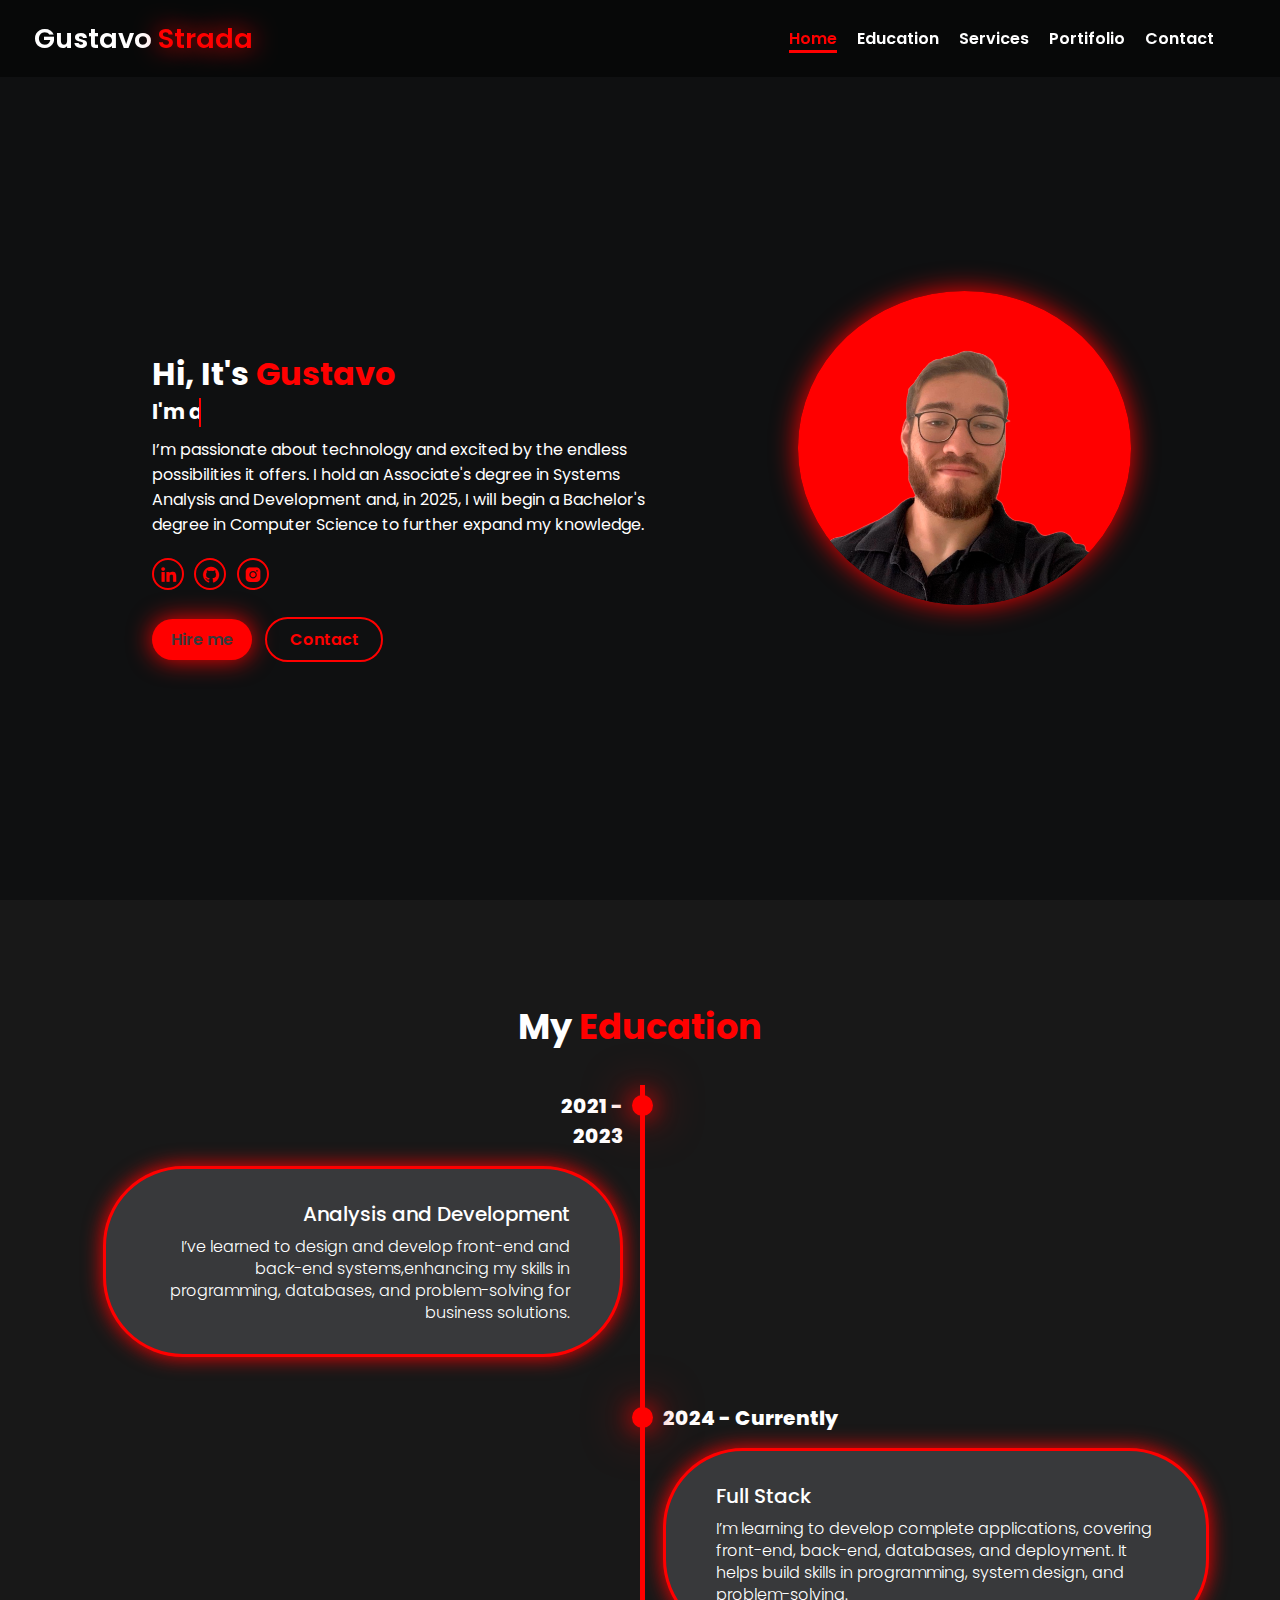
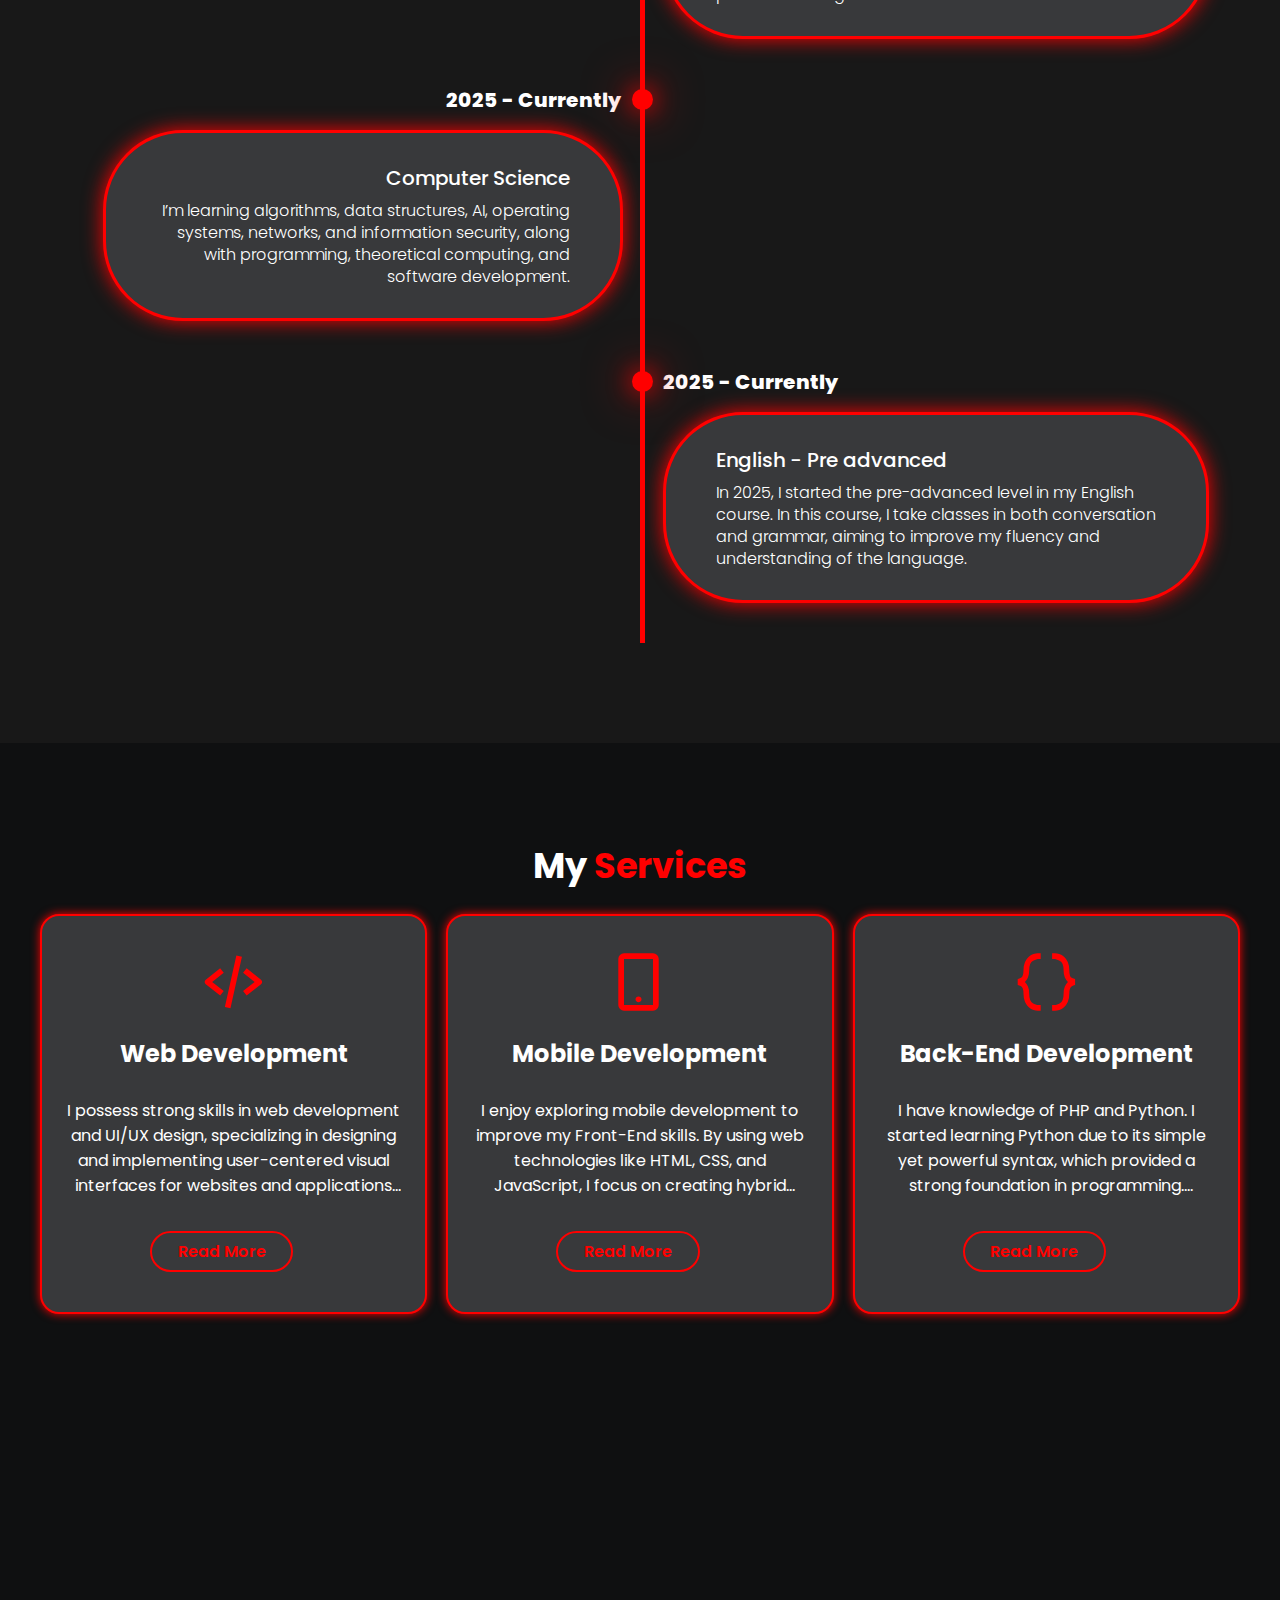
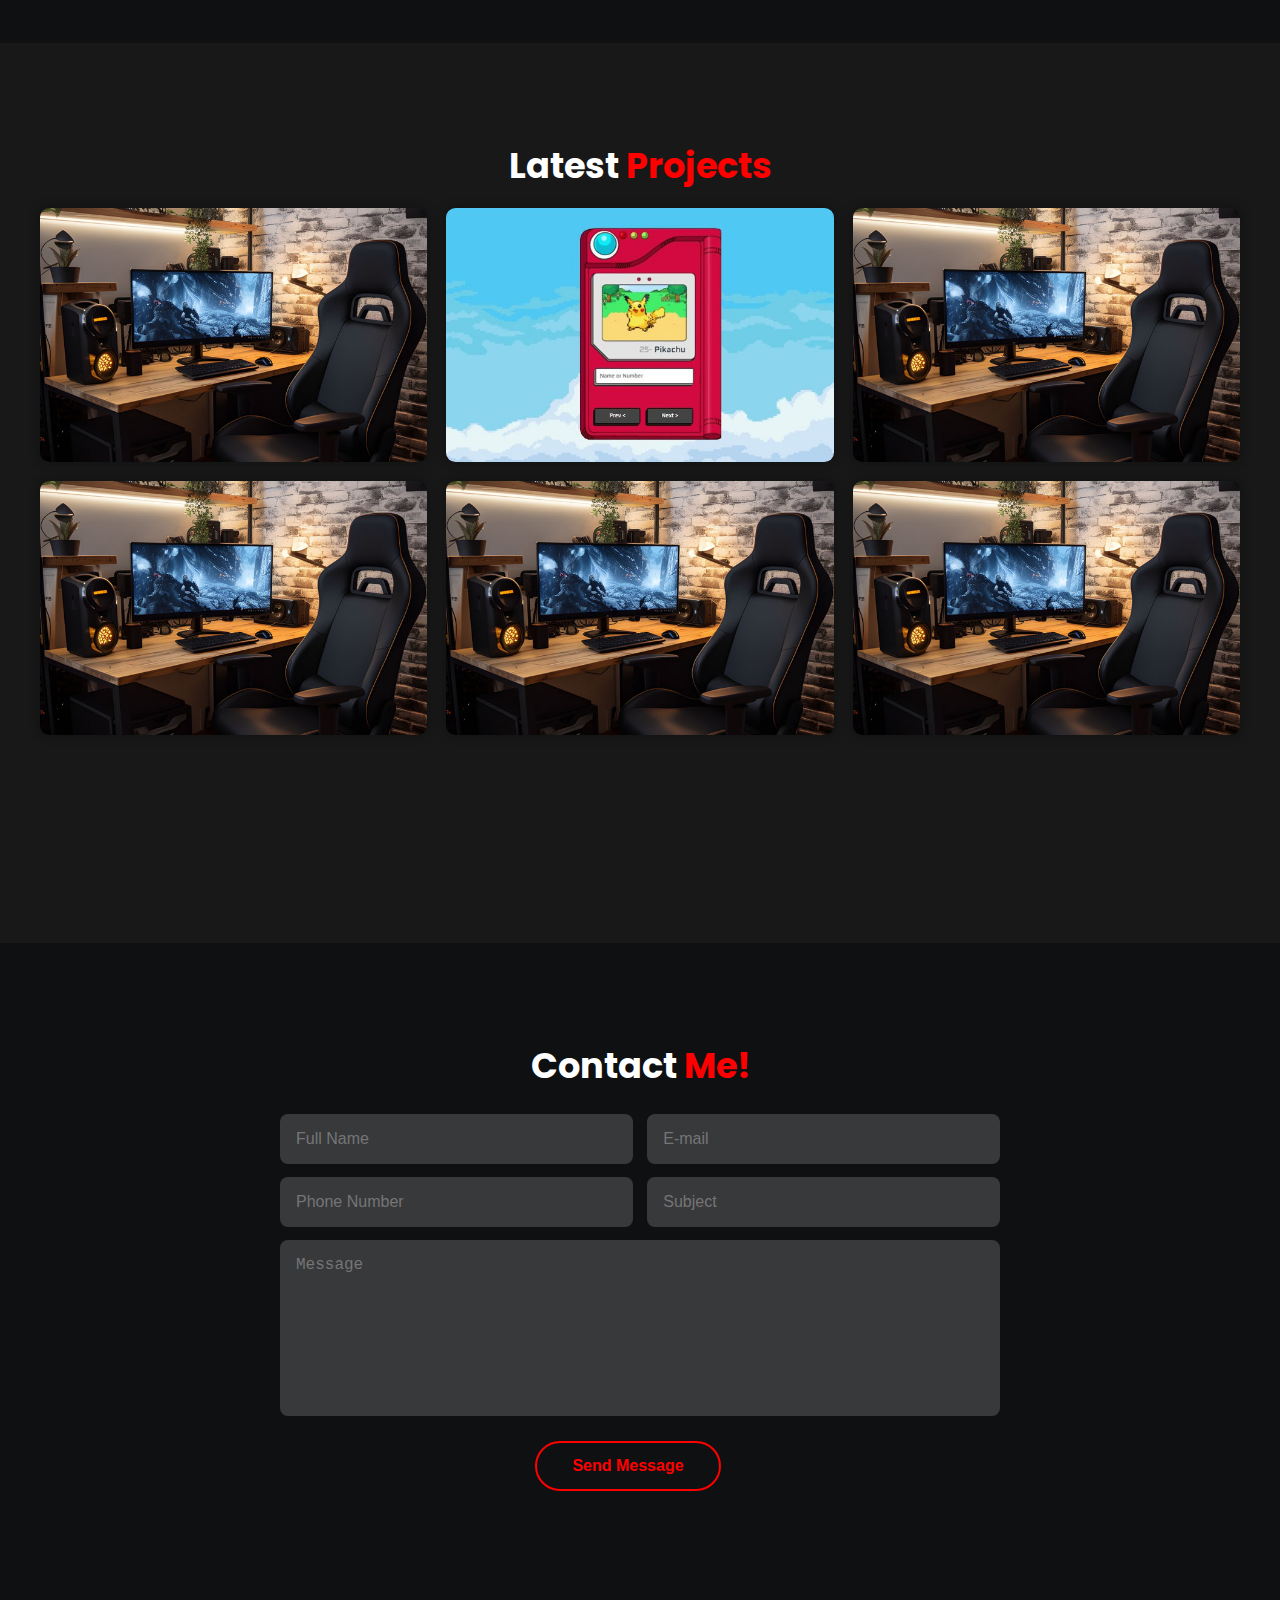
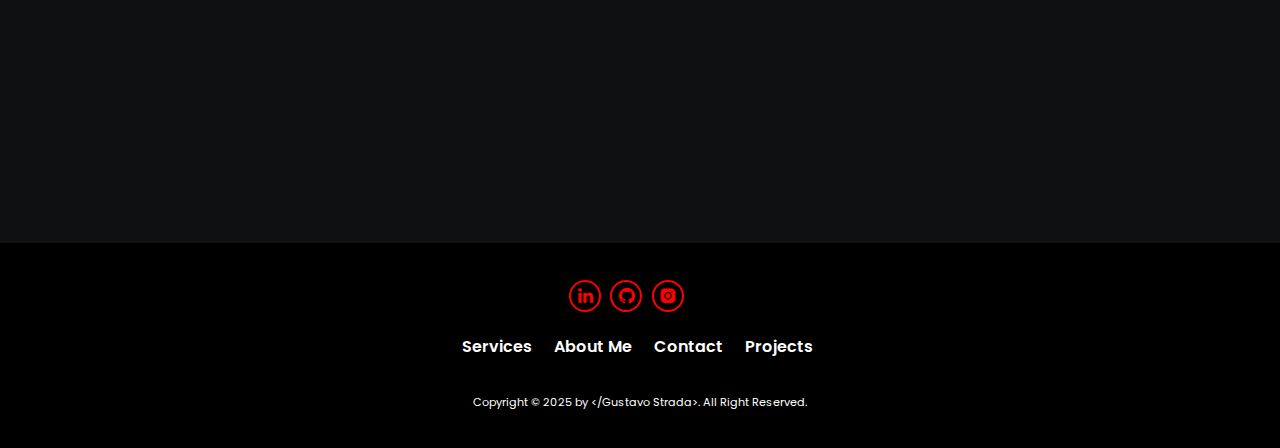
<file: index.html>
<!DOCTYPE html>
<html lang="en">
<head>
    <meta charset="UTF-8">
    <meta name="viewport" content="width=device-width, initial-scale=1.0">
    <title>Welcome to Gustavo's Portfolio</title>
    <!-- === Box icons === -->
    <link href='https://unpkg.com/boxicons@2.1.4/css/boxicons.min.css' rel='stylesheet'>
    <link rel="shortcut icon" href="./favicons/Logo.ico" type="image/x-icon">
    <!-- === /Box icons === -->
    <link rel="stylesheet" type="text/css" href="css/style.css">
    <link rel="shortcut icon" href="#">
</head>
<body>
    <header>
        <a href="#" class="logo">Gustavo <span>Strada</span></a>

        <div class="nav">
            <a href="#home">Home</a>
            <a href="#education">Education</a>
            <a href="#services">Services</a>
            <a href="#portifolio">Portifolio</a>
            <a href="#contact">Contact</a>
        </div>
        
        <div class="nav-responsive">
            <a href="#home">Home</a>
            <a href="#education">Education</a>
            <a href="#services">Services</a>
            <a href="#portifolio">Portifolio</a>
            <a href="#contact">Contact</a>
        </div>

        <div class="menu-mobile">
            <div class="bar1"></div>
            <div class="bar2"></div>
            <div class="bar3"></div>
        </div>
    </header>

    <!-- === home section === -->
     <section class="home" id="home">
        <div class="home-content">
            <h3>Hi, It's <span>Gustavo</span></h3>
            <h1 class="text-animation">I'm a <span></span></h1>

            <p>
                I’m passionate about technology and excited by the endless 
                possibilities it offers. I hold an Associate's degree in 
                Systems Analysis and Development and, in 2025, I will begin 
                a Bachelor's degree in Computer Science to further expand my 
                knowledge.
            </p>

            <div class="social-midias">
                <a href="https://www.linkedin.com/in/gustavo-strada-silva/" target="_blank"><i class='bx bxl-linkedin'></i></a>
                <a href="https://github.com/StradaGustavo?tab=overview&from=2025-01-01&to=2025-01-08" target="_blank"><i class='bx bxl-github'></i></a>
                <a href="https://www.instagram.com/gus_strada/" target="_blank"><i class='bx bxl-instagram-alt'></i></a>
            </div>
            <div class="clear"></div>
            <div><a href="https://api.whatsapp.com/send?phone=5511952288784&text=Ol%C3%A1%20Gustavo,%20tudo%20bem?%20Vim%20pelo%20seu%20portfolio.%0AGostaria%20de%20saber%20mais%20sobre%20o%20seu%20trabalho!" class="btn-hire" target="_blank">Hire me</a></div>
            <div><a href="#contact" class="btn-home">Contact</a></div>
        </div>

         <div class="home-img">
            <img src="images/image-with-background.png" alt="Profile picture">
         </div>
     </section>
    <!-- === /home section === -->

    <!-- === education section === -->
     <section class="education" id="education">
        <h2 class="heading">My <span>Education</span></h2>

        <div class="timeline-items">
            <div class="timeline-dot"></div>
                <div class="timeline-date-3">
                   2021 - 2023
                </div>

                <div class="timeline-content">
                    <h3>Analysis and Development</h3>
                    <p>
                        I’ve learned to design and develop front-end and 
                        back-end systems,enhancing my skills in programming, 
                        databases, and problem-solving for business solutions.
                    </p>
                </div>
         </div>

         <div class="timeline-items">
            <div class="timeline-dot"></div>
                <div class="timeline-date-2">
                   2024 - Currently
                </div>

                <div class="timeline-content">
                    <h3>Full Stack</h3>
                    <p>
                        I’m learning to develop complete applications, 
                        covering front-end, back-end, databases, and 
                        deployment. It helps build skills in programming, 
                        system design, and problem-solving.
                    </p>
                </div>              
         </div>

         <div class="timeline-items">
            <div class="timeline-dot"></div>
                <div class="timeline-date-1">
                   2025 - Currently
                </div>

                <div class="timeline-content">
                    <h3>Computer Science</h3>
                    <p>
                        I’m learning algorithms, data structures, AI, 
                        operating systems, networks, and information security, 
                        along with programming, theoretical computing, and 
                        software development.                    
                    </p>
                </div>
         </div>

         <div class="timeline-items">
            <div class="timeline-dot"></div>
                <div class="timeline-date-2">
                   2025 - Currently
                </div>

                <div class="timeline-content">
                    <h3>English - Pre advanced</h3>
                    <p>
                        In 2025, I started the pre-advanced level in my English course. 
                        In this course, I take classes in both conversation and grammar,
                        aiming to improve my fluency and understanding of the language.
                    </p>
                </div>
     </section>
    <!-- === /education section === -->

    <!-- === service section === -->
     <section class="services" id="services">
        <h2>My <span>Services</span></h2>

        <div class="services-container">
            <div class="services-box">
                <i class='bx bx-code-alt' ></i>
                <h3>Web Development</h3>

                <p class="description">
                    I possess strong skills in web development and UI/UX design, 
                    specializing in designing and implementing user-centered visual 
                    interfaces for websites and applications using HTML, CSS, and JavaScript. 
                    I am proficient in creating dynamic, responsive, and accessible web pages 
                    with a focus on delivering an exceptional user experience.
                    <br>
                    <br>
                    Currently, I am enhancing my JavaScript knowledge by exploring modern frameworks
                    like React.js and React Native, allowing me to build scalable, maintainable, and 
                    professional-grade applications for web and mobile platforms.
                </p>

                <div><a href="#" class="btn">Read More</a></div>
            </div>

            <div class="services-box">
                <i class='bx bx-mobile-alt'></i>
                <h3>Mobile Development</h3>

                <p class="description">
                    I enjoy exploring mobile development to improve my Front-End skills. By using web 
                    technologies like HTML, CSS, and JavaScript, I focus on creating hybrid mobile applications 
                    that work seamlessly on both Android and iOS platforms. This approach simplifies development by 
                    eliminating the need to learn native languages for each operating system.
                    <br>
                    <br>
                    This methodology allows me to efficiently apply my web development knowledge, creating cross-platform 
                    apps with consistent performance. By leveraging tools like Apache Cordova or Capacitor, I ensure a smooth 
                    and reliable user experience on both platforms.
                </p>

                <div><a href="#" class="btn">Read More</a></div>
            </div>

            <div class="services-box">
                <i class='bx bx-code-curly' ></i>
                <h3>Back-End Development</h3>

                <p class="description">
                    I have knowledge of PHP and Python. I started learning Python due to its simple yet powerful syntax, which 
                    provided a strong foundation in programming. Currently, my focus is on PHP, as I aim to pursue a career in web 
                    development, where PHP plays an essential role in building dynamic websites and web systems.
                    <br>
                    <br>
                    Additionally, I am beginning my studies in MySQL to improve my database skills. 
                    While I am still early in my SQL journey, I am dedicated to expanding 
                    my knowledge and becoming proficient in managing and manipulating databases.
                </p>

                <div><a href="#" class="btn">Read More</a></div>
            </div>
        </div>
     </section>
    <!-- === /service section === -->

    <!-- === portifolio section === -->
     <section class="portifolio" id="portifolio">
        <h2>Latest <span>Projects</span></h2>

        <div class="portifolio-container">
            <div class="box-portifolio">
                <img src="images/01.jpg" alt="portifolio">

                <div class="portifolio-layer">
                    <h4>E-commerce</h4>

                    <p>
                        In this project, I showcase my skills in UI/UX Design by developing 
                        and designing the e-commerce website from start to finish. I use HTML, 
                        CSS, JavaScript, and PHP to create the interface and implement features 
                        such as user registration and login.
                    </p>

                    <a href="#"><i class='bx bx-link-external'></i></a>
                </div>
            </div>

            <div class="box-portifolio">
                <img src="images/Pokédex.jpg" alt="portifolio">

                <div class="portifolio-layer">
                    <h4>Pokédex</h4>

                    <p>
                        In this project, I use HTML, CSS, and JavaScript to create an interactive 
                        Pokédex. It utilizes the PokéAPI to fetch dynamic Pokémon data. Navigation 
                        between Pokémon is done by ID, simulating a database.
                    </p>

                    <a href="https://stradagustavo.github.io/pokedex/" target="_blank"><i class='bx bx-link-external'></i></a>
                </div>
            </div>

            <div class="box-portifolio">
                <img src="images/01.jpg" alt="portifolio">

                <div class="portifolio-layer">
                    <h4>To do list</h4>

                    <p>
                        The To Do List application is a project developed in JavaScript and React,
                        allowing users to add, edit, mark as complete, and delete 
                        tasks. It uses React's state to manage the tasks interactively.
                    </p>

                    <a href="#"><i class='bx bx-link-external'></i></a>
                </div>
            </div>

            <div class="box-portifolio">
                <img src="images/01.jpg" alt="portifolio">

                <div class="portifolio-layer">
                    <h4>Web Development</h4>

                    <p>
                        Distinctio suscipit corrupti porro asperiores ipsam dolorum facere 
                        id dicta, perferendis voluptatum maiores repudiandae, mollitia reiciendis provident.
                    </p>

                    <a href="#"><i class='bx bx-link-external'></i></a>
                </div>
            </div>

            <div class="box-portifolio">
                <img src="images/01.jpg" alt="portifolio">

                <div class="portifolio-layer">
                    <h4>Web Development</h4>

                    <p>
                        Distinctio suscipit corrupti porro asperiores ipsam dolorum facere 
                        id dicta, perferendis voluptatum maiores repudiandae, mollitia reiciendis provident.
                    </p>

                    <a href="#"><i class='bx bx-link-external'></i></a>
                </div>
            </div>

            <div class="box-portifolio">
                <img src="images/01.jpg" alt="portifolio">

                <div class="portifolio-layer">
                    <h4>Web Development</h4>

                    <p>
                        Distinctio suscipit corrupti porro asperiores ipsam dolorum facere 
                        id dicta, perferendis voluptatum maiores repudiandae, mollitia reiciendis provident.
                    </p>

                    <a href="#"><i class='bx bx-link-external'></i></a>
                </div>
            </div>
        </div>


     </section>
    <!-- ===  /portifolio section === -->

    <!-- ===  contact section === -->
     <section class="contact" id="contact">
        <h2>Contact <span>Me!</span></h2>

    <form class="form" target="_blank" action="https://formsubmit.co/gss.stradagustavo@gmail.com" method="POST">
        <div class="input-box">
            <input name="fullname" type="text" placeholder="Full Name" required>
            <input name="email" type="email" placeholder="E-mail" required>
        </div>
        
        <input type="hidden" name="_captcha" value="false">
        <!-- Remova o _next para testar -->
        <input type="hidden" name="_next" value="https://stradagustavo.github.io/portfolio/thanks">
    
        <div class="input-box">
            <input name="phone" type="text" placeholder="Phone Number" required>
            <input name="subject" type="text" placeholder="Subject" required>
        </div>
    
        <textarea name="message" cols="30" rows="8" placeholder="Message" required></textarea>
    
        <div><button type="submit" class="btn-message">Send Message</button></div>
    </form>
     </section>
    <!-- === /contact section === -->

    <footer>
        <div class="social-midias-footer">
            <a href="https://www.linkedin.com/in/gustavo-strada-silva/" target="_blank"><i class='bx bxl-linkedin'></i></a>
            <a href="https://github.com/StradaGustavo?tab=overview&from=2025-01-01&to=2025-01-08" target="_blank"><i class='bx bxl-github'></i></a>
            <a href="https://www.instagram.com/gus_strada/" target="_blank"><i class='bx bxl-instagram-alt' ></i></a>
        </div>

        <div class="nav-footer">
            <a href="#services">Services</a>
            <a href="#home">About Me</a>
            <a href="#contact">Contact</a>
            <a href="#portifolio">Projects</a>
        </div>

        <p>Copyright &copy; 2025 by &lt;/Gustavo Strada&gt;. All Right Reserved.</p>
    </footer>

</body>
<script src="js/script.js"></script>
</html>
</file>
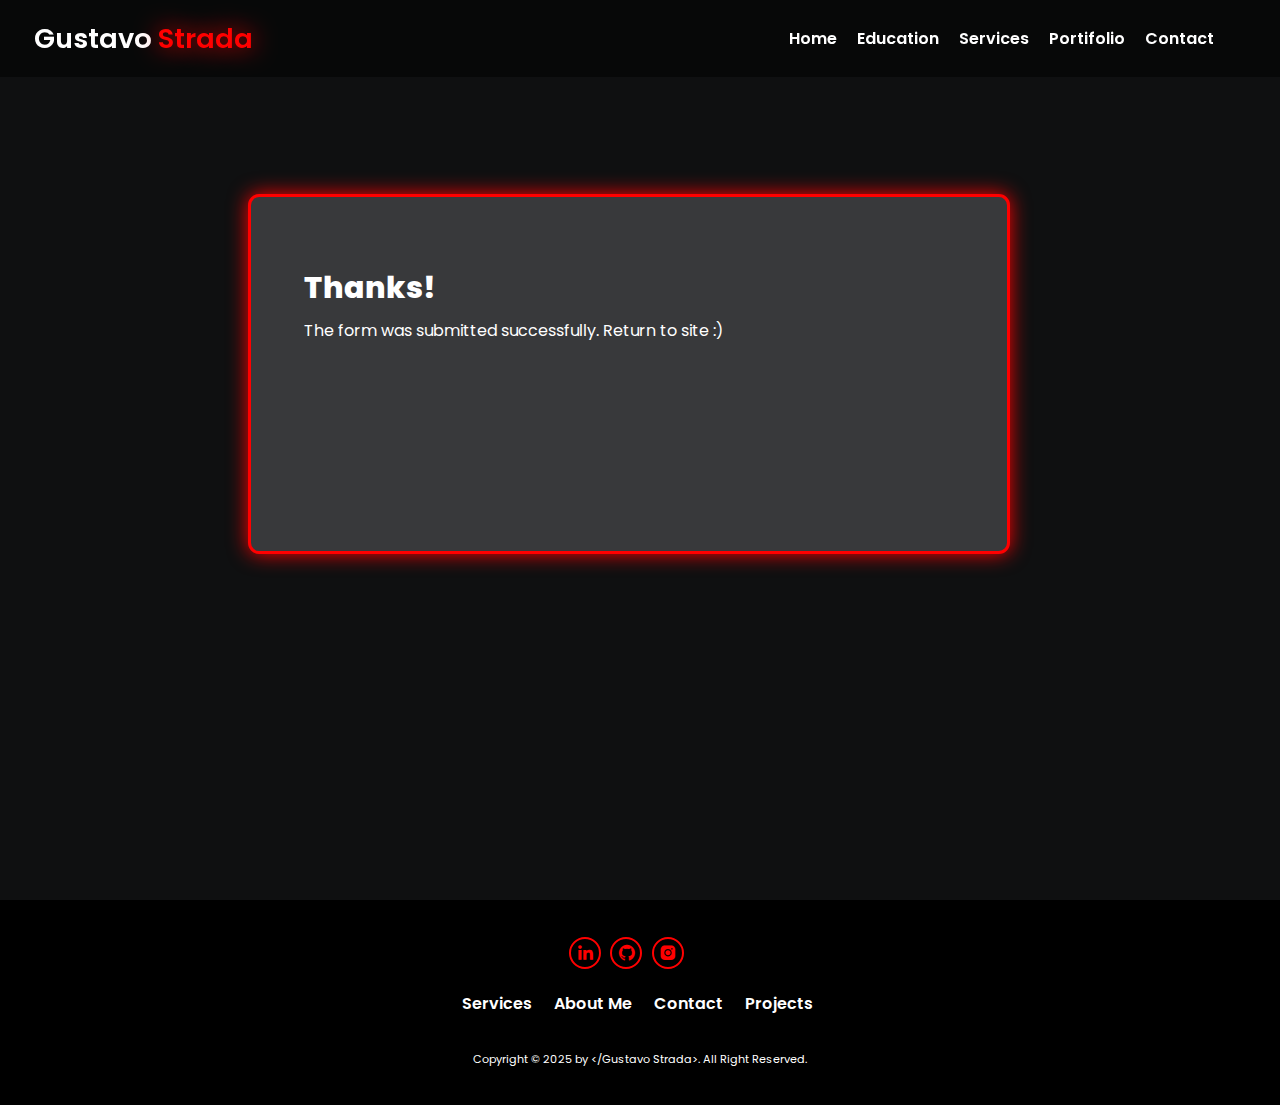
<file: thanks.html>
<!DOCTYPE html>
<html lang="en">
<head>
    <meta charset="UTF-8">
    <meta name="viewport" content="width=device-width, initial-scale=1.0">
    <title>Gustavo's Portfolio</title>
    <link href='https://unpkg.com/boxicons@2.1.4/css/boxicons.min.css' rel='stylesheet'>
    <link rel="shortcut icon" href="./favicons/Logo.ico" type="image/x-icon">
    <link rel="stylesheet" type="text/css" href="css/thanks.css">
</head>
<body>

    <header>
        <a href="https://stradagustavo.github.io/portfolio/" class="logo">Gustavo <span>Strada</span></a>

        <div class="nav">
            <a href="https://stradagustavo.github.io/portfolio/#home">Home</a>
            <a href="https://stradagustavo.github.io/portfolio/#education">Education</a>
            <a href="https://stradagustavo.github.io/portfolio/#services">Services</a>
            <a href="https://stradagustavo.github.io/portfolio/#portifolio">Portifolio</a>
            <a href="https://stradagustavo.github.io/portfolio/#contact">Contact</a>
        </div>
        
        <div class="nav-responsive">
            <a href="https://stradagustavo.github.io/portfolio/#home">Home</a>
            <a href="https://stradagustavo.github.io/portfolio/#education">Education</a>
            <a href="https://stradagustavo.github.io/portfolio/#services">Services</a>
            <a href="https://stradagustavo.github.io/portfolio/#portifolio">Portifolio</a>
            <a href="https://stradagustavo.github.io/portfolio/#contact">Contact</a>
        </div>

        <div class="menu-mobile">
            <div class="bar1"></div>
            <div class="bar2"></div>
            <div class="bar3"></div>
        </div>
    </header>

    <section class="menssage-1">
   <a href="https://stradagustavo.github.io/portfolio/">
        <div class="menssage">
            <h3>Thanks!</h3>
            <p>The form was submitted successfully. Return to site :)</p>
        </div>
    </a> 
    </section>

    <footer>
        <div class="social-midias-footer">
            <a href="https://www.linkedin.com/in/gustavo-strada-silva/" target="_blank"><i class='bx bxl-linkedin'></i></a>
            <a href="https://github.com/StradaGustavo?tab=overview&from=2025-01-01&to=2025-01-08" target="_blank"><i class='bx bxl-github'></i></a>
            <a href="https://www.instagram.com/gus_strada/" target="_blank"><i class='bx bxl-instagram-alt' ></i></a>
        </div>

        <div class="nav-footer">
            <a href="https://stradagustavo.github.io/portfolio/#services">Services</a>
            <a href="https://stradagustavo.github.io/portfolio/">About Me</a>
            <a href="https://stradagustavo.github.io/portfolio/#contact">Contact</a>
            <a href="https://stradagustavo.github.io/portfolio/#portifolio">Projects</a>
        </div>

        <p>Copyright &copy; 2025 by &lt;/Gustavo Strada&gt;. All Right Reserved.</p>
    </footer>
    
</body>

<script src="js/thanks.js"></script>


</html>
</file>
<file: css/style.css>
@import url('https://fonts.googleapis.com/css2?family=Poppins:ital,wght@0,100;0,200;0,300;0,400;0,500;0,600;0,700;0,800;0,900;1,100;1,200;1,300;1,400;1,500;1,600;1,700;1,800;1,900&display=swap');

:root{
	--main-color:#ff0000;
	--text-color:#ffffff;
	--bg-color-01:#0f1011;
	--bg-color-header:#0000007c;
	--bg-color-03:#181818;
	--bg-color-02:#38393b;
	--color-00:#0000001a;
}

*{
	margin: 0;
	padding: 0;
	box-sizing: border-box;
	text-decoration: none;
	border: none;
	outline: none;
}

html{
	font-family: 'Poppins', sans-serif;
	font-size: 16px;
	scroll-behavior: smooth;
}

body{
	background-color: var(--bg-color-01);
	color: var(--text-color);
}

/* === Header === */

header{
	position: fixed;
	top: 0;
	left: 0;
	width: 100%;
	padding: 1.1rem;
	background-color: var(--bg-color-header);
	display: flex;
	justify-content: space-between;
	align-items: center;
	z-index: 100;
}

.logo{
	padding-left: 1rem;
	font-size: 1.7rem;
	color: var(--text-color);
	font-weight: 600;
	cursor: pointer;
}

.logo:hover{
	transform: scale(1.1);
}

.logo span{
	text-shadow: 0 0 25px var(--main-color);

}

.nav-responsive{
	display: none;
	position: absolute;
	top: 100%;
	left: 50%;
	width: 50%;
	padding: 1rem 1rem 0.7rem 1rem;
	background-color: var(--bg-color-01);
	border-bottom-left-radius: 5%;
	border-left: solid 3px var(--main-color);
	border-bottom: solid 3px var(--main-color);
}

.nav-responsive a{
	font-size: 1rem;
	font-weight: 600;
	color: var(--text-color);
	margin-left: 1rem;
	transition: 0.3s;
}

.nav{
	position: relative;
	right: 3rem;
}

.nav a{
	font-size: 1rem;
	font-weight: 600;
	color: var(--text-color);
	margin-left: 1rem;
	transition: 0.3s;
}

.nav a.active{
	color: var(--main-color);
	border-bottom: solid 3px var(--main-color);
}

.nav-responsive a.active{
	color: var(--main-color);
	border-bottom: solid 3px var(--main-color);
}

.nav a:hover, .nav-responsive a:hover{
	color: var(--main-color);
	border-bottom: solid 3px var(--main-color);
}

section{
	min-height: 100vh;
	padding: 6rem 6rem 2rem;
}

span{
	color: var(--main-color);
}

/* === /Header === */


/* === Menu mobile ==== */

.menu-mobile{
	display: none;
	cursor: pointer;
}

.bar1, .bar2, .bar3{
	width: 2rem;
	height: 0.3rem;
	background-color: var(--text-color);
	margin: 0.4rem 0;
	transition: 0.3s ease;
	border-radius: 0.1em;
}

.change .bar1{
	transform: translate(0, 0.65rem) rotate(-45deg);
}

.change .bar2{
	opacity: 0;
}


.change .bar3{
	transform: translate(0, -0.65rem) rotate(45deg);
}

/* === /Menu mobile ==== */


/* === Home === */

.home{
	display: flex;
	flex-direction: row;
	justify-content: space-evenly;
	align-items: center;
}

/* Image */

.home-img{
	position: relative;
	bottom: 5rem;
	right: 2rem;
}

.home-img img{
	position: relative;
	width: 31vw;
	border-radius: 50%;
	box-shadow: 0 0 27px var(--main-color);
	animation: floating 2s ease-in-out infinite alternate;
}

@keyframes floating{
	0%{
		top: 0;
	}

	100%{
		top: 3rem;
	}
}

/* /Image */

.home-content p{
	width: 88%;
}

.home-content h1{
	width: 100%;
	font-size: 1.3rem;
	font-weight: 700;
	line-height: 1.3;
}

.home-content h3{
	font-weight: 700;
	font-size: 1.7rem;
}
	
.home-content p{
	margin-top: 0.8rem;
}

/* Animation */

.text-animation{
	font-size: 1.7rem;
	font-weight: 600;
	min-width: 280px;
}

.text-animation span{
	position: relative;
}

.text-animation span::before{
	content: "";
	color: var(--main-color);
	animation: words 20s infinite;
}

.text-animation span::after{
	content: "";
	position: absolute;
	width: 100%;
	height: 100%;
	border-left: solid 2.5px var(--main-color);
	right: -7px;
	animation: cursor .8s infinite, writing 20s steps(15) infinite;
	width: calc(100% + 9px);
	background-color: var(--bg-color-01);
}

@keyframes cursor{
	0%{
		border-left: solid 3px var(--bg-color-01);
	}
	
}

@keyframes words{
	0%,20%{
		content: "Front-End Development";
	}

	21%,40%{
		content: "Back-End Development";
	}

	41%,60%{
		content: "Mobile Development"; 
	}
	61%,80%{
		content: "Web Development"; 	
	}

	81%,100%{
		content: "IU / UX Designer"; 	
	}
}

@keyframes writing{
	10%,15%,30%,35%,50%,55%,70%,75%,90%,95%{
		width: 0;
	}

	5%,20%,25%,40%,45%,60%,65%,80%,85%{
		width: calc(100% + 9px);
	}
}

/* /Animation */

.social-midias, .btn-home, .btn-hire{
	float: left;
}

.btn-hire{
	padding: 0.5rem 1.2rem;
	background-color: var(--main-color);
	border-radius: 2rem;
	color: var(--bg-color-02);
	font-weight: 600;
	transition: 0.3rem ease;
	margin: 0.8rem 0.8rem 0 0;
	box-shadow: 0 0 0.3rem;
	box-shadow: 0 0 25px var(--main-color);

}

.btn-hire:hover{
	transform: scale(1.05);
	box-shadow: 0 0 50px var(--main-color);
	cursor: pointer;
}


.btn-home{
	padding: 0.5rem 1.4rem;
	border: solid 2px var(--main-color);
	border-radius: 2rem;
	color: var(--main-color);
	font-weight: 600;
	transition: 0.3rem ease;
	margin: 0.7rem 1.5rem 0 0;
	box-shadow: 0 0 25px transparent;
}

.btn-home:hover{
	transform: scale(1.05);
	font-size: 1.1rem;
	box-shadow: 0 0 25px var(--main-color);
	background-color: var(--main-color);
	cursor: pointer;
	color: var(--bg-color-02);
}

.clear{
	clear: both;
}

.social-midias{
	margin: 0.3rem 1rem 0 0; 
}

.social-midias a{
	display: inline-flex;
	justify-content: center;
	align-items: center;
	width: 2rem;
	height: 2rem;
	background: transparent;
	border: solid 2.2px var(--main-color);
	border-radius: 50%;
	font-size: 1.2rem;
	color: var(--main-color);
	transition: 0.5 ease;
	margin-right: 0.4rem;

}

.social-midias a:hover{
	background-color: var(--main-color);
	color: var(--bg-color-02);
	transform: scale(1.3) translateY(-5px);
	box-shadow: 0 0 25px var(--main-color);
}

/* === /Home === */

/* === Education === */

.heading{
	font-size: 2.2rem;
	text-align: center;
}

.education{
	padding: 100px 15px;
	background: var(--bg-color-03);
}

.education h2{
	margin-bottom: 2rem;
}

.timeline-items{
	max-width: 1200px;
	margin: auto;
	display: flex;
	flex-wrap: wrap;
	position: relative;
}

.timeline-items::after{
	content: "";
	position: absolute;
	width: 5px;
	height: 100%;
	background-color: var(--main-color);
	left: 50%;
}

.timeline-items{
	padding-bottom: 40px;
	width: 100%;
	position: relative;
}

.timeline-items:last-child{
	margin-bottom: 0;
}

.timeline-items:nth-child(odd){
	padding-left: 40%;	
}

.timeline-items:nth-child(even){
	padding-right: 39.7%;
	text-align: right;
}

.timeline-dot{
	width: 21px;
	height: 21px;
	background-color: var(--main-color);
	box-shadow: 0 0 25px var(--main-color),
				0 0 50px var(--main-color);
	position: absolute;
	left: calc(50% - 8px);
	border-radius: 50%;
	top: 10px;
}

.timeline-date-1{
	font-size: 20px;
	font-weight: 800;
	margin: 6px 0 15px;
	padding-left: 91%;
}

.timeline-date-2{
	font-size: 20px;
	font-weight: 800;
	margin: 6px 0 15px;
}

.timeline-date-3{
	font-size: 20px;
	font-weight: 800;
	margin: 6px 0 15px;
}

.timeline-content{
	background-color: var(--bg-color-02);
	border: solid 3px var(--main-color);
	padding: 30px 50px;
	border-radius: 5rem;
	box-shadow: 0 0 20px var(--main-color);
	transition: 0.3s ease-in-out;
}

.timeline-content:hover{
	transform: scale(1.05);
	box-shadow: 0 0 35px var(--main-color);
}

.timeline-content h3{
	font-size: 20px;
	margin: 0 0 7px;
	font-weight: 500;
}

.timeline-content p{
	font-size: 12;
	font-weight: 300;
	line-height: 22px;
}

/* Scrollbar */

::-webkit-scrollbar{
	width: 8px;
}

::-webkit-scrollbar-thumb{
	background-color: var(--main-color);
}

::-webkit-scrollbar-track{
	background-color: var(--bg-color-header);

}

/* /Scrollbar */

/* === /Education === */

/* === Services === */

.services h2, .portifolio h2, .contact h2{
	font-size:2.2rem ;
	margin-bottom: 1rem;
	text-align: center;
}

.services-container{
	display: flex;
	flex-direction: row;
	justify-content: space-evenly;
}

.services-box{
	display: flex;
	flex-direction: column;
	justify-content: space-between;
	min-height: 25rem;
	margin-bottom: 1rem;
}


.services-container .services-box{
	padding: 2rem 1rem 2.5rem;
	border-radius: 1.2rem;
	text-align: center;
	border: solid 0.15rem var(--main-color);
	box-shadow: 0 0 10px var(--main-color);
	background-color: var(--bg-color-02);
	transition: 0.5s ease;
}

.services-container .services-box:hover{
	border-color: var(--main-color);
	box-shadow: 0 0 25px var(--main-color);
	transform: scale(1.05);
}

.services-box i{
	font-size: 4.3rem;
	color: var(--main-color);
}

.services-box h3{
	font-size: 1.5rem;
}

.services-box p{
	margin: 0.5rem;
	/* N lines...*/
	display: -webkit-box;
	-webkit-line-clamp: 4;
	line-clamp: 4;
	-webkit-box-orient: vertical;
	overflow: hidden;
	text-overflow: ellipsis;

}

.services-box p.expanded{
    -webkit-line-clamp: unset; 
	line-clamp: 4;
    overflow: visible;
    max-height: none;
}

/* === /Services === */

/* === Portifolio === */

.portifolio{
	background-color: var(--bg-color-03);
}

.portifolio-container{
	display: grid;
	justify-content: center;
	align-items: center;
	grid-template-columns: repeat(auto-fit, 25rem);
	gap: 1.2rem;
}

.box-portifolio{
	position: relative;
	border-radius: 0.6rem;
	box-shadow: 0 0 0.6rem var(--bg-color-01);
	display: flex;
	overflow: hidden;
}

.box-portifolio img{
	width: 100%;
	transition: 0.5s ease;
}

.box-portifolio img:hover{
	transform: scale(1.1);
}

.box-portifolio .portifolio-layer{
	position: absolute;
	bottom: 0;
	top: 1rem;
	left: 0;
	width: 100%;
	height: 100%;
	background: linear-gradient(transparent, var(--main-color));
	display: flex;
	flex-direction: column;
	justify-content: center;
	align-items: center;
	padding: 1rem;
	transform: translateY(50rem);
	transition: 0.5s ease;
}

.box-portifolio:hover .portifolio-layer{
	transform: translateY(0);
}

.portifolio-layer h4{
	font-size: 1.8rem;
}

.portifolio-layer p{
	margin: 0.2rem 0 0.5rem;
}

.portifolio-layer a{
	margin-top: 0.6rem;
	display: inline-flex;
	justify-content: center;
	align-items: center;
	width: 2rem;
	height: 2rem;
	background: var(--text-color);
	border-radius: 50%;
}

.portifolio-layer a i{
	font-size: 1.2rem;
	color: var(--bg-color-02);
}

/* === /Portifolio === */

/* === Forms === */

form{
	max-width: 45rem;
	margin: 0.6rem auto;
	text-align: center;
	margin-bottom: 2rem;
}

form .input-box{
	display: flex;
	justify-content: space-between;
	flex-wrap: wrap;
}

form .input-box input, form textarea{
	width: 100%;
	padding: 1rem;
	font-size: 1rem;
	color: var(--text-color);
	background-color: var(--bg-color-02);
	border-radius: 0.5rem;
	margin: 0.4rem 0;
}

form textarea{
	resize: none;
}


.btn-message{
	display: inline-flex;
    padding: 0.9rem 2.2rem;
    border: solid 2px var(--main-color);
    border-radius: 2rem;
    color: var(--main-color);
	background-color: var(--bg-color-01);
	font-size: 1rem;
    font-weight: 600;
    transition: 0.3rem ease;
    margin-top: 0.4rem;
    margin-right: 1.5rem;
    box-shadow: 0 0 25px transparent;
	margin-top: 0.7rem;
}


.btn-message:hover{
	transform: scale(1.05);
	font-size: 1.1rem;
	box-shadow: 0 0 25px var(--main-color);
	background-color: var(--main-color);
	cursor: pointer;
	color: var(--bg-color-02);
}


/* === /Forms === */


/* === Footer === */

.social-midias-footer{
	padding: 0 1.3rem 1.4rem 0;
}

.social-midias-footer a{
	display: inline-flex;
	justify-content: center;
	align-items: center;
	width: 2rem;
	height: 2rem;
	background: transparent;
	border: solid 2.2px var(--main-color);
	border-radius: 50%;
	font-size: 1.2rem;
	color: var(--main-color);
	transition: 0.5 ease;
	margin-right: 0.4rem;

}

.social-midias-footer  a:hover{
	background-color: var(--main-color);
	color: var(--bg-color-02);
	transform: scale(1.3) translateY(-5px);
	box-shadow: 0 0 25px var(--main-color);
}

.nav-footer{
	padding: 0 1.5rem 2.2rem 0;
}

.nav-footer a{
	font-size: 1rem;
	font-weight: 600;
	color: var(--text-color);
	margin-left: 1.2rem;
	transition: 0.3s;
}

.nav-footer a:hover{
	color: var(--main-color);
	border-bottom: solid 3px var(--main-color);
}

footer{
	font-size: 0.7rem;
	display: flex;
	flex-direction: column;
	justify-content: center;
	align-items: center;
	padding: 2.3rem;
	background-color: black;
}

/* === /Footer === */



/* === All buttons === */

.btn{
	display: inline-flex;
    padding: 0.4rem 1.6rem;
    border: solid 2px var(--main-color);
    border-radius: 2rem;
    color: var(--main-color);
    font-weight: 600;
    transition: 0.3rem ease;
    margin-top: 0.4rem;
    margin-right: 1.5rem;
    box-shadow: 0 0 25px transparent;
}

.btn:hover{
	transform: scale(1.05);
	box-shadow: 0 0 30px var(--main-color);
	background-color: var(--main-color);
	cursor: pointer;
	color: var(--bg-color-02);
}

/* === /All buttons === */


/* === Media queries ==== */

/* Extra Small Smartphone */
@media (min-width: 0px){
	.menu-mobile{
		display: block;
	}

	.nav{
		display: none;
	}

	.nav-responsive a{
		display: block;
		font-size: 1rem;
		margin: 0.9rem 0.3rem;
	}

	section{
		padding: 6rem 2.5rem;
	}

	.home{
		flex-direction: column-reverse;
		gap: 8rem;
	}

	.home-img{
		position: relative;
		top: 1.6rem;
		left: 0.2rem;
	}

	.home-img img{
		width: 56vw;
	}

	.home-content{
		width: 100%;
	}

	.home-content div{
		text-align: center;
	}

	.social-midias{
		padding: 1rem 0;
	}

	.timeline-items::after{
		left: 1.5%;
	}

	.timeline-date-1{
		padding-left: 0;
	}

	.timeline-items:nth-child(even){
		padding-right: 0;
		text-align: left;
	}

	.timeline-items:nth-child(odd){
		padding-left: 0;
		text-align: left;
	}

	.timeline-items:nth-child(odd),
	.timeline-items:nth-child(even){
		padding-left: 30px;
	}

	.timeline-dot{
		left: 0;
	}

	.services-container{
		flex-direction: column;
		align-items: center;
	}

	.services-box{
		width: 100%;
		margin-top: 0.4rem;
	}
	
}
/* /Extra Small Smartphone */

/* Small Smartphone */
@media (min-width: 576px){
	.home-img, .about-img{
		width: 65%;;
		max-width: 65%;
	}

	.timeline-items:nth-child(odd),
	.timeline-items:nth-child(even){
		width: 80%;
		padding-left: 35px;
	}

	.timeline-dot{
		left: 0.1rem;
	}
}
/* /Small Smartphone */

/* Medium Tablet */
@media (min-width: 768px){
	.home{
		flex-direction: row;
		justify-content: space-evenly;
	}

	.timeline-items:nth-child(odd),
	.timeline-items:nth-child(even){
		padding-left: 32px;
	}


	.timeline-dot{
		left: 0.2rem;
	}

	.home-img{
		padding-bottom: 3rem;
		padding-right: 5rem;

	}
	
	.home-img img{
		width: 40vh;
	}
	

	.home-content{
		width: 100%;
		padding-top: 5rem;
	}
	

	.services-box{
		width: 60%;
		margin-top: 0.4rem;
	}

	.portifolio-container{
		grid-template-columns: auto auto;
	}

	.portifolio-layer p{
		font-size: 0.8rem;
		text-align: center;
	}

	.portifolio-layer h4{
		font-size: 1.5rem;
		text-align: center;
	}

	form .input-box input{
		width: 49%;
	}
}
/* /Medium Tablet */

/* Large Laptop */
@media (min-width: 992px){
	.menu-mobile{
		display: none;
	}

	.nav{
		display: block;
	}
	.nav-responsive, .nav-responsive a{
		display: none
	}

	.services-container{
		flex-direction: row;
		gap: 0.4rem;
	}

	.portifolio-container{
		grid-template-columns: auto auto auto;
	}

	.portifolio-layer p{
		font-size: 0.6rem;
		text-align: center;
	}

	.portifolio-layer h4{
		font-size: 1.3rem;
		text-align: center;
	}

	.box-portifolio .portifolio-layer{
		position: absolute;
		top: 0;
	}
}
/* /Large Laptop */

/* Extra Large Desktop */
@media (min-width: 1200px){
	.home-img img{
		width: 26vw;
	}

	.home-img{
		position: relative;
	}

	.home-content{
		position: relative;
		top: 1rem;
		left: 7rem;
	}

	.home-content p{
		width: 80%;
	}
	
	.home-content h2{
		font-size: 2.7rem;
	}

	.home-content h3{
		font-size: 2rem;
	}

	.portifolio-layer{
		margin-top: 2rem;
	}

	.portifolio-layer p{
		font-size: 0.8rem;
	}

	.services-container{
		gap: 1.2rem;
	}

	.timeline-items::after{
		left: 50%;
	}
	
	.timeline-items{
		padding-bottom: 40px;
	}
	
	.timeline-items:last-child{
		margin-bottom: 0;
	}
	
	.timeline-items:nth-child(odd){
		width: 91%;
		padding-left: 47.3%;	
	}
	
	.timeline-items:nth-child(even){
		width: 91%;
		padding-right: 46.9%;
		text-align: right;

	}

	.timeline-date-1{
		padding-left: 66%;
	}

	.timeline-date-3{
		padding-left: 78%;
	}
	
	.timeline-dot{
		left: calc(50% - 8px);
	}

}
/* /Extra Large Desktop */

/* Ajustes finais */

@media (min-width: 1528px){
	.timeline-items:nth-child(odd){
		max-width: 91%;
		padding-left: 47.3%;	
	}
	
	.timeline-items:nth-child(even){
		max-width: 91%;
		padding-right: 46.9%;
		text-align: right;

	}

	.timeline-date-1{
		padding-left: 74%;
	}

	.timeline-date-3{
		padding-left: 83%;
	}
}


@media (min-width: 1360px){
	.timeline-items:nth-child(odd){
		max-width: 91%;
		padding-left: 47.3%;	
	}
	
	.timeline-items:nth-child(even){
		max-width: 91%;
		padding-right: 46.9%;
		text-align: right;

	}

	.timeline-date-1{
		padding-left: 69%;
	}

	.timeline-date-3{
		padding-left: 79%;
	}
}

/* /Ajustes finais */ 


/* === /Media queries ==== */
</file>
<file: css/thanks.css>
@import url('https://fonts.googleapis.com/css2?family=Poppins:ital,wght@0,100;0,200;0,300;0,400;0,500;0,600;0,700;0,800;0,900;1,100;1,200;1,300;1,400;1,500;1,600;1,700;1,800;1,900&display=swap');

:root{
	--main-color:#ff0000;
	--text-color:#ffffff;
	--bg-color-01:#0f1011;
	--bg-color-header:#0000007c;
	--bg-color-03:#181818;
	--bg-color-02:#38393b;
	--color-00:#0000001a;
}

*{
	margin: 0;
	padding: 0;
	box-sizing: border-box;
	text-decoration: none;
	border: none;
	outline: none;
}

html{
	font-family: 'Poppins', sans-serif;
	font-size: 16px;
	scroll-behavior: smooth;
}

body{
	background-color: var(--bg-color-01);
	color: var(--text-color);
}

/* === Header === */

header{
	position: fixed;
	top: 0;
	left: 0;
	width: 100%;
	padding: 1.1rem;
	background-color: var(--bg-color-header);
	display: flex;
	justify-content: space-between;
	align-items: center;
	z-index: 100;
}

.logo{
	padding-left: 1rem;
	font-size: 1.7rem;
	color: var(--text-color);
	font-weight: 600;
	cursor: pointer;
}

.logo:hover{
	transform: scale(1.1);
}

.logo span{
	text-shadow: 0 0 25px var(--main-color);

}

.nav-responsive{
	display: none;
	position: absolute;
	top: 100%;
	left: 50%;
	width: 50%;
	padding: 1rem 1rem 0.7rem 1rem;
	background-color: var(--bg-color-01);
	border-bottom-left-radius: 5%;
	border-left: solid 3px var(--main-color);
	border-bottom: solid 3px var(--main-color);
}

.nav-responsive a{
	font-size: 1rem;
	font-weight: 600;
	color: var(--text-color);
	margin-left: 1rem;
	transition: 0.3s;
}

.nav{
	position: relative;
	right: 3rem;
}

.nav a{
	font-size: 1rem;
	font-weight: 600;
	color: var(--text-color);
	margin-left: 1rem;
	transition: 0.3s;
}

.nav a.active{
	color: var(--main-color);
	border-bottom: solid 3px var(--main-color);
}

.nav-responsive a.active{
	color: var(--main-color);
	border-bottom: solid 3px var(--main-color);
}

.nav a:hover, .nav-responsive a:hover{
	color: var(--main-color);
	border-bottom: solid 3px var(--main-color);
}

section{
	min-height: 100vh;
	padding: 6rem 6rem 2rem;
}

span{
	color: var(--main-color);
}

/* === /Header === */

/* === Menu mobile ==== */

.menu-mobile{
	display: none;
	cursor: pointer;
}

.bar1, .bar2, .bar3{
	width: 2rem;
	height: 0.3rem;
	background-color: var(--text-color);
	margin: 0.4rem 0;
	transition: 0.3s ease;
	border-radius: 0.1em;
}

.change .bar1{
	transform: translate(0, 0.65rem) rotate(-45deg);
}

.change .bar2{
	opacity: 0;
}


.change .bar3{
	transform: translate(0, -0.65rem) rotate(45deg);
}

/* === /Menu mobile ==== */


/* === Menssage==== */


.menssage{
    margin: 9%;
    margin-left: 12%;
    width: 70%;
    height: 40vh;
    background-color: var(--bg-color-02);
    border: solid 3px var(--main-color);
    border-radius: 0.7rem;
    box-shadow: 0 0 20px var(--main-color);
    transition: 0.3s ease-in-out;
}

.menssage h3{
    font-size: 34px;
    font-weight: 800;
    padding-top: 6%;
    padding-left: 7%;
}


.menssage-1 a{
    color: var(--text-color);
}


.menssage p{
    padding-left: 7%;
    padding-top: 1%;
}

.menssage:hover{
	transform: scale(1.05);
	box-shadow: 0 0 35px var(--main-color);
}

/* === /Menssage==== */

/* === Footer === */

.social-midias-footer{
	padding: 0 1.3rem 1.4rem 0;
}

.social-midias-footer a{
	display: inline-flex;
	justify-content: center;
	align-items: center;
	width: 2rem;
	height: 2rem;
	background: transparent;
	border: solid 2.2px var(--main-color);
	border-radius: 50%;
	font-size: 1.2rem;
	color: var(--main-color);
	transition: 0.5 ease;
	margin-right: 0.4rem;

}

.social-midias-footer  a:hover{
	background-color: var(--main-color);
	color: var(--bg-color-02);
	transform: scale(1.3) translateY(-5px);
	box-shadow: 0 0 25px var(--main-color);
}

.nav-footer{
	padding: 0 1.5rem 2.2rem 0;
}

.nav-footer a{
	font-size: 1rem;
	font-weight: 600;
	color: var(--text-color);
	margin-left: 1.2rem;
	transition: 0.3s;
}

.nav-footer a:hover{
	color: var(--main-color);
	border-bottom: solid 3px var(--main-color);
}

footer{
	font-size: 0.7rem;
	display: flex;
	flex-direction: column;
	justify-content: center;
	align-items: center;
	padding: 2.3rem;
	background-color: black;
}

/* === /Footer === */

/* === Media queries ==== */

/* Extra Small Smartphone */
@media (min-width: 0px){
	.menssage {
		position: relative;
		margin-top: 25%;
		right: 36%;
		width: 150%;
		height: 25vh;
	  }

	.menssage h3{
		font-size: 30px;
		padding-top: 9%;
	}

	.menu-mobile{
		display: block;
	}

	.nav{
		display: none;
	}

	.nav-responsive a{
		display: block;
		font-size: 1rem;
		margin: 0.9rem 0.3rem;
	}
}
/* /Extra Small Smartphone */

/* Small Smartphone */
@media (min-width: 463px){
	.menssage {
		margin: 25% 0 0 13%;
		width: 140%;
		height: 25vh;
	  }

	.menssage h3{
		font-size: 30px;
		padding-top: 9%;
	}
	
}
/* /Small Smartphone */

/* Medium Tablet */

@media (min-width: 540px){
	.menssage{
		width: 130%;
		margin: 25% 0 0 18%;
		height: 25vh;
	}

}

@media (min-width: 660px) {
	.menssage{
		width: 110%;
		margin: 20% 0 0 29%;
		height: 25vh;
	}

}

@media (min-width: 773px) {
	.menssage{
		width: 95%;
		margin: 20%  0 0 36%;
		height: 25vh;
	}

}

/* /Medium Tablet */


/* Large Laptop */
@media (min-width: 900px){
	.menssage{
		width: 80%;
		margin: 13% 0 0 43%;
		height: 25vh;
	}

	.menu-mobile{
		display: none;
	}

	.nav{
		display: block;
	}
	.nav-responsive, .nav-responsive a{
		display: none
	}
}
/* /Large Laptop */

/* Extra Large Desktop */
@media (min-width: 1200px){
	.menssage{
		margin: 9%;
		margin: 9% 0 0 50%;
		width: 70%;
		height: 40vh;
	}
}

@media (min-width: 1600px){
	.menssage{
		margin: 9%;
		margin: 10% 0 0 52%;
		width: 70%;
		height: 40vh;
	}
}

/* /Extra Large Desktop */

/* === /Media queries ==== */
</file>
